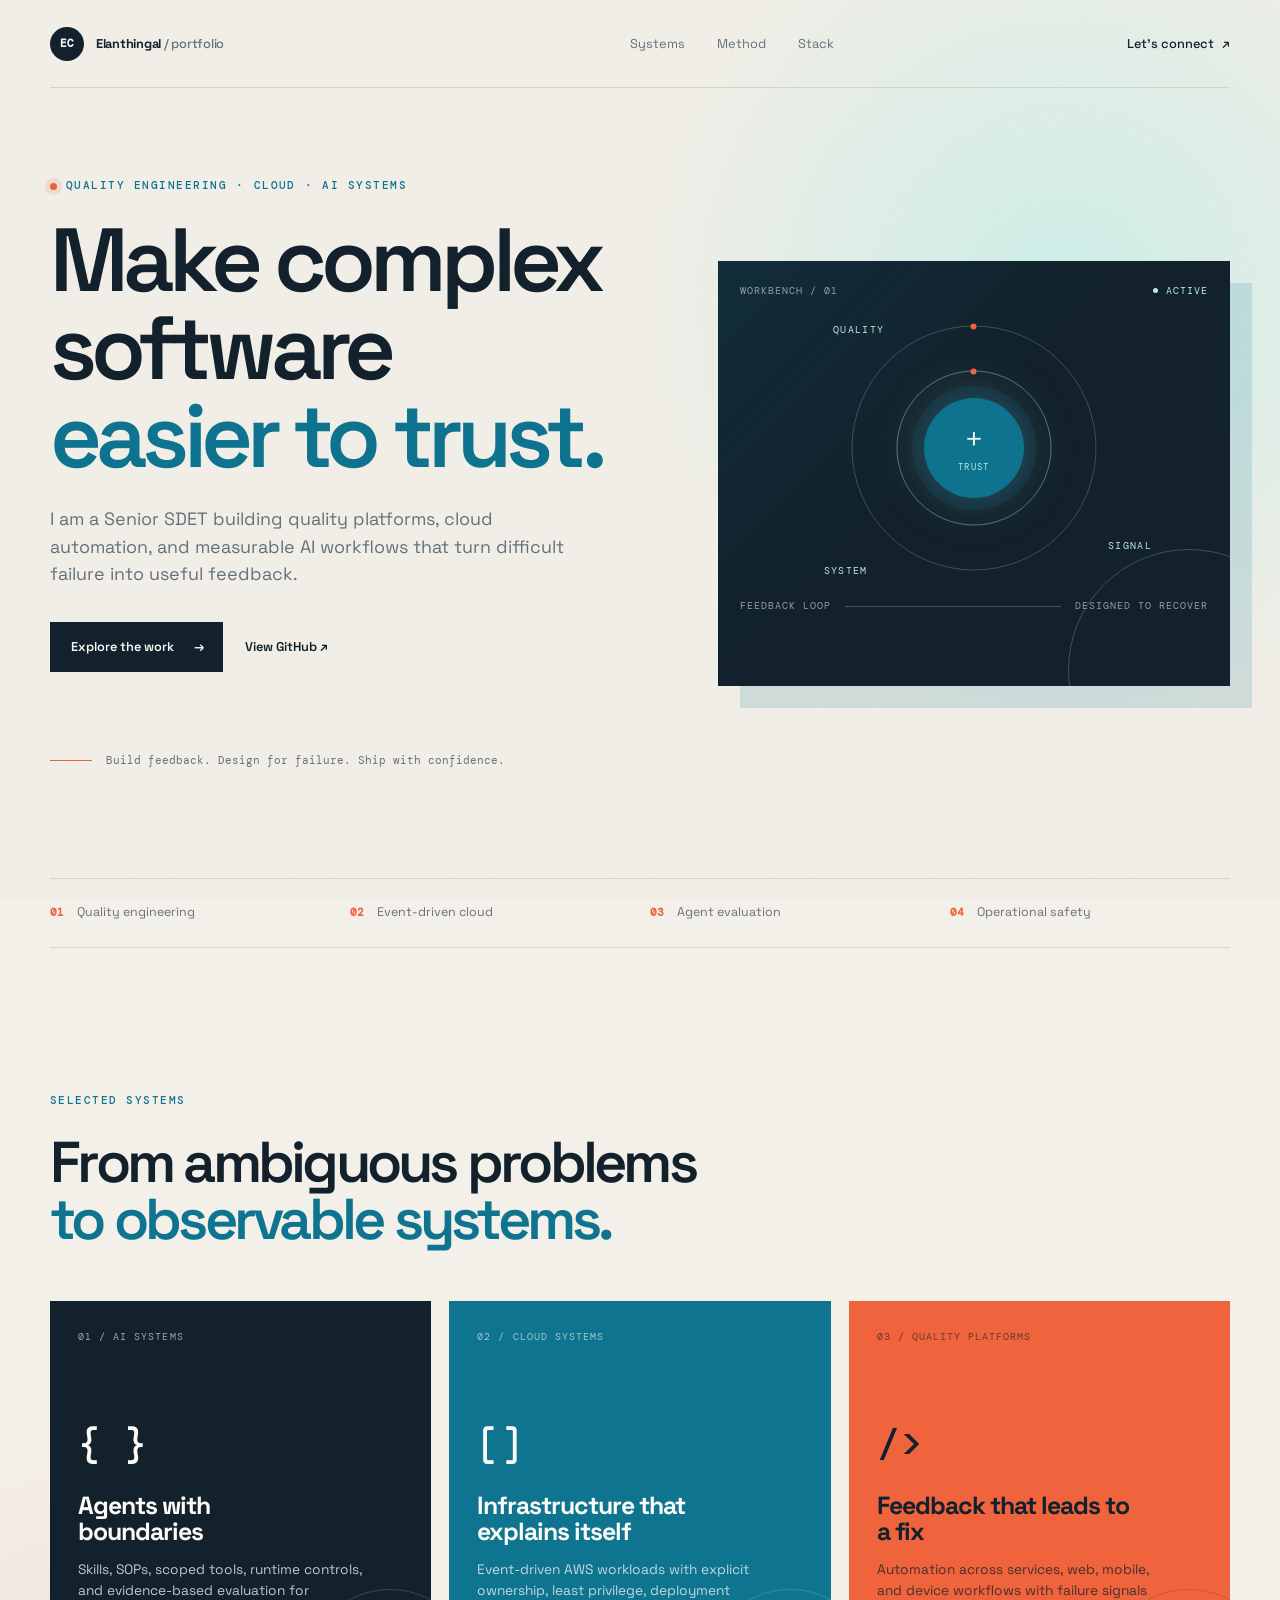
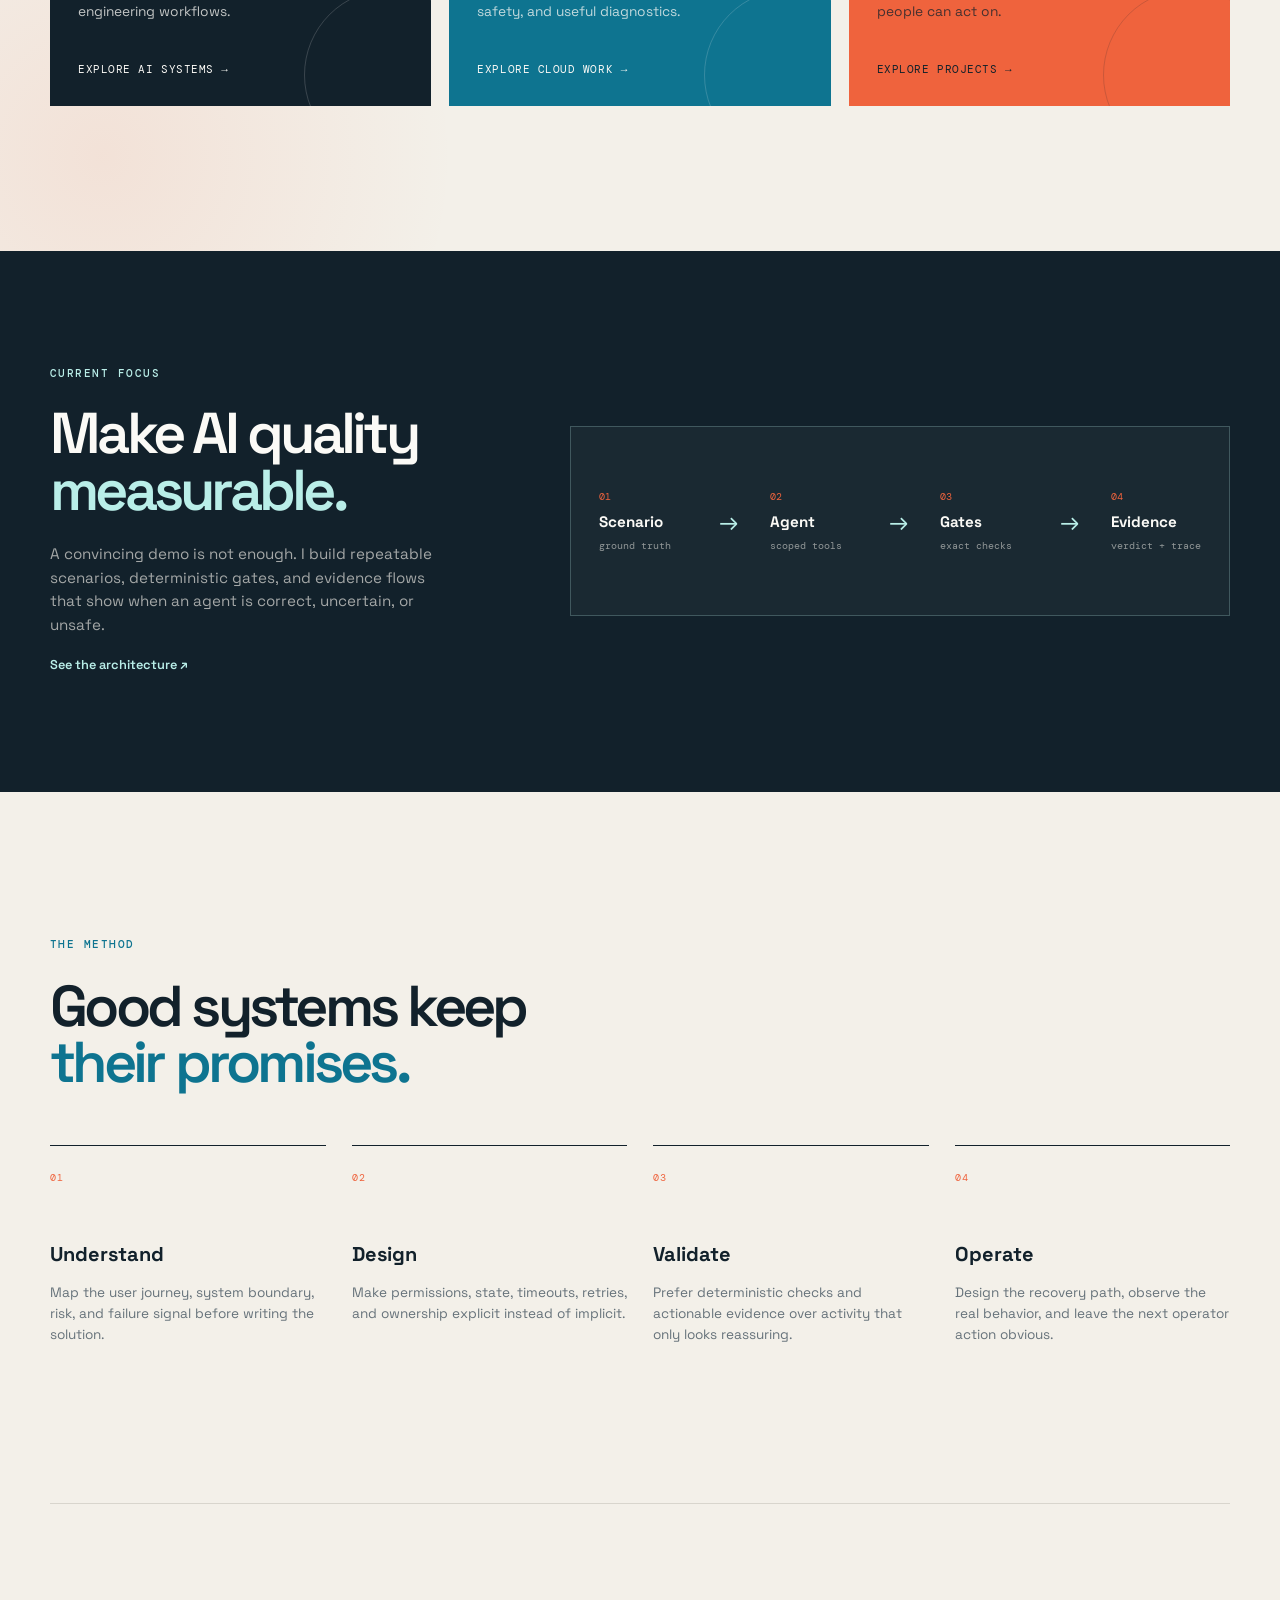
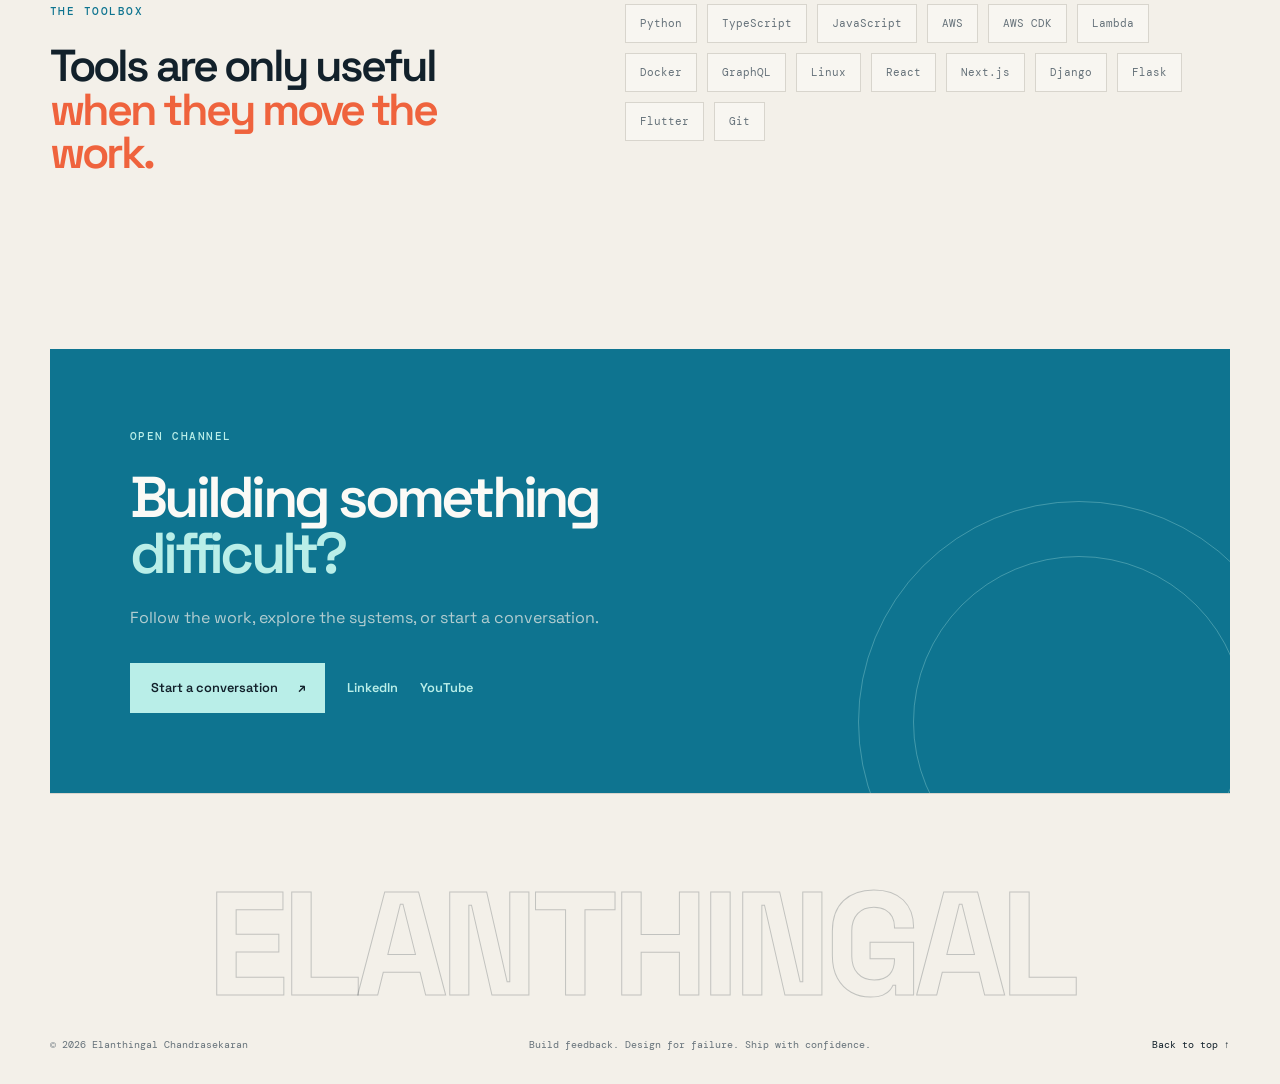
<file: index.html>
<!doctype html>
<html lang="en">
  <head>
    <meta charset="utf-8">
    <meta name="viewport" content="width=device-width, initial-scale=1">
    <meta name="description" content="Elanthingal Chandrasekaran builds quality engineering platforms, cloud automation, and measurable AI systems.">
    <meta name="theme-color" content="#f3f0e9">
    <meta property="og:type" content="website">
    <meta property="og:title" content="Elanthingal Chandrasekaran | Engineering Systems">
    <meta property="og:description" content="Quality engineering platforms, cloud automation, and measurable AI systems.">
    <meta property="og:url" content="https://elanthingal.github.io/">
    <meta name="twitter:card" content="summary">
    <title>Elanthingal Chandrasekaran | Engineering Systems</title>
    <link rel="icon" href="data:image/svg+xml,%3Csvg xmlns='http://www.w3.org/2000/svg' viewBox='0 0 32 32'%3E%3Ccircle cx='16' cy='16' r='16' fill='%2312212b'/%3E%3Ctext x='16' y='21' text-anchor='middle' font-family='monospace' font-size='12' fill='%23fbfaf6'%3EEC%3C/text%3E%3C/svg%3E">
    <link rel="preconnect" href="https://fonts.googleapis.com">
    <link rel="preconnect" href="https://fonts.gstatic.com" crossorigin>
    <link rel="stylesheet" href="https://fonts.googleapis.com/css2?family=DM+Mono:wght@400;500&amp;family=Space+Grotesk:wght@400;500;600;700&amp;display=swap">
    <link rel="stylesheet" href="styles.css">
  </head>
  <body>
    <a class="skip-link" href="#top">Skip to content</a>
    <div class="page-shell">
      <header class="topbar">
        <a class="brand" href="#top" aria-label="Elanthingal home">
          <span class="brand-mark">EC</span>
          <span>Elanthingal<span class="brand-muted"> / portfolio</span></span>
        </a>
        <nav class="desktop-nav" aria-label="Primary navigation">
          <a href="#systems">Systems</a>
          <a href="#method">Method</a>
          <a href="#stack">Stack</a>
        </nav>
        <a class="top-link" href="https://www.linkedin.com/in/elanthingal-chandrasekaran/">Let's connect <span aria-hidden="true">&#8599;</span></a>
      </header>

      <main id="top">
        <section class="hero section-grid">
          <div class="hero-copy reveal">
            <p class="eyebrow"><span class="pulse-dot"></span> QUALITY ENGINEERING <span>&middot;</span> CLOUD <span>&middot;</span> AI SYSTEMS</p>
            <h1>Make complex software <em>easier to trust.</em></h1>
            <p class="lede">
              I am a Senior SDET building quality platforms, cloud automation,
              and measurable AI workflows that turn difficult failure into
              useful feedback.
            </p>
            <div class="hero-actions">
              <a class="button button-dark" href="#systems">Explore the work <span aria-hidden="true">&rarr;</span></a>
              <a class="text-link" href="https://github.com/Elanthingal">View GitHub <span aria-hidden="true">&#8599;</span></a>
            </div>
            <div class="hero-note">
              <span class="note-rule"></span>
              <span>Build feedback. Design for failure. Ship with confidence.</span>
            </div>
          </div>

          <div class="signal-board reveal reveal-delay" aria-label="Engineering focus visual">
            <div class="board-topline">
              <span>WORKBENCH / 01</span>
              <span class="board-live"><span class="pulse-dot"></span> ACTIVE</span>
            </div>
            <div class="board-core">
              <div class="orbit orbit-large"></div>
              <div class="orbit orbit-small"></div>
              <div class="core-node">
                <span class="core-symbol">+</span>
                <small>TRUST</small>
              </div>
              <span class="orbit-label label-one">QUALITY</span>
              <span class="orbit-label label-two">SIGNAL</span>
              <span class="orbit-label label-three">SYSTEM</span>
            </div>
            <div class="board-footer">
              <span>feedback loop</span>
              <span class="board-line"></span>
              <span>designed to recover</span>
            </div>
          </div>
        </section>

        <section class="signal-strip" aria-label="Primary disciplines">
          <div><strong>01</strong><span>Quality engineering</span></div>
          <div><strong>02</strong><span>Event-driven cloud</span></div>
          <div><strong>03</strong><span>Agent evaluation</span></div>
          <div><strong>04</strong><span>Operational safety</span></div>
        </section>

        <section class="section" id="systems">
          <div class="section-heading reveal">
            <p class="eyebrow">SELECTED SYSTEMS</p>
            <h2>From ambiguous problems<br><em>to observable systems.</em></h2>
          </div>
          <div class="system-grid">
            <a class="system-card system-card-dark reveal" href="ai.html">
              <div class="card-index">01 / AI SYSTEMS</div>
              <div class="card-icon">{ }</div>
              <h3>Agents with boundaries</h3>
              <p>Skills, SOPs, scoped tools, runtime controls, and evidence-based evaluation for engineering workflows.</p>
              <span class="card-link">Explore AI systems <span aria-hidden="true">&rarr;</span></span>
            </a>
            <a class="system-card system-card-teal reveal reveal-delay" href="aws.html">
              <div class="card-index">02 / CLOUD SYSTEMS</div>
              <div class="card-icon">[]</div>
              <h3>Infrastructure that explains itself</h3>
              <p>Event-driven AWS workloads with explicit ownership, least privilege, deployment safety, and useful diagnostics.</p>
              <span class="card-link">Explore cloud work <span aria-hidden="true">&rarr;</span></span>
            </a>
            <a class="system-card system-card-orange reveal reveal-delay-two" href="projects.html">
              <div class="card-index">03 / QUALITY PLATFORMS</div>
              <div class="card-icon">/&gt;</div>
              <h3>Feedback that leads to a fix</h3>
              <p>Automation across services, web, mobile, and device workflows with failure signals people can act on.</p>
              <span class="card-link">Explore projects <span aria-hidden="true">&rarr;</span></span>
            </a>
          </div>
        </section>

        <section class="focus-band">
          <div class="focus-intro reveal">
            <p class="eyebrow">CURRENT FOCUS</p>
            <h2>Make AI quality<br><em>measurable.</em></h2>
            <p>
              A convincing demo is not enough. I build repeatable scenarios,
              deterministic gates, and evidence flows that show when an agent
              is correct, uncertain, or unsafe.
            </p>
            <a class="text-link text-link-light" href="ai.html">See the architecture <span aria-hidden="true">&#8599;</span></a>
          </div>
          <div class="pipeline reveal reveal-delay" aria-label="AI evaluation pipeline">
            <div class="pipeline-step">
              <span class="step-number">01</span>
              <strong>Scenario</strong>
              <small>ground truth</small>
            </div>
            <span class="pipeline-arrow" aria-hidden="true">&rarr;</span>
            <div class="pipeline-step">
              <span class="step-number">02</span>
              <strong>Agent</strong>
              <small>scoped tools</small>
            </div>
            <span class="pipeline-arrow" aria-hidden="true">&rarr;</span>
            <div class="pipeline-step">
              <span class="step-number">03</span>
              <strong>Gates</strong>
              <small>exact checks</small>
            </div>
            <span class="pipeline-arrow" aria-hidden="true">&rarr;</span>
            <div class="pipeline-step">
              <span class="step-number">04</span>
              <strong>Evidence</strong>
              <small>verdict + trace</small>
            </div>
          </div>
        </section>

        <section class="section method-section" id="method">
          <div class="section-heading reveal">
            <p class="eyebrow">THE METHOD</p>
            <h2>Good systems keep<br><em>their promises.</em></h2>
          </div>
          <div class="method-grid">
            <div class="method-item reveal">
              <span class="method-number">01</span>
              <h3>Understand</h3>
              <p>Map the user journey, system boundary, risk, and failure signal before writing the solution.</p>
            </div>
            <div class="method-item reveal reveal-delay">
              <span class="method-number">02</span>
              <h3>Design</h3>
              <p>Make permissions, state, timeouts, retries, and ownership explicit instead of implicit.</p>
            </div>
            <div class="method-item reveal reveal-delay-two">
              <span class="method-number">03</span>
              <h3>Validate</h3>
              <p>Prefer deterministic checks and actionable evidence over activity that only looks reassuring.</p>
            </div>
            <div class="method-item reveal reveal-delay">
              <span class="method-number">04</span>
              <h3>Operate</h3>
              <p>Design the recovery path, observe the real behavior, and leave the next operator action obvious.</p>
            </div>
          </div>
        </section>

        <section class="stack-section" id="stack">
          <div class="stack-heading">
            <p class="eyebrow">THE TOOLBOX</p>
            <h2>Tools are only useful<br><em>when they move the work.</em></h2>
          </div>
          <div class="stack-list" aria-label="Technology stack">
            <span>Python</span>
            <span>TypeScript</span>
            <span>JavaScript</span>
            <span>AWS</span>
            <span>AWS CDK</span>
            <span>Lambda</span>
            <span>Docker</span>
            <span>GraphQL</span>
            <span>Linux</span>
            <span>React</span>
            <span>Next.js</span>
            <span>Django</span>
            <span>Flask</span>
            <span>Flutter</span>
            <span>Git</span>
          </div>
        </section>

        <section class="contact-panel reveal">
          <p class="eyebrow">OPEN CHANNEL</p>
          <h2>Building something<br><em>difficult?</em></h2>
          <p>Follow the work, explore the systems, or start a conversation.</p>
          <div class="contact-actions">
          <a class="button button-light" href="https://www.linkedin.com/in/elanthingal-chandrasekaran/">Start a conversation <span aria-hidden="true">&#8599;</span></a>
            <a class="text-link text-link-light" href="https://www.linkedin.com/in/elanthingal-chandrasekaran/">LinkedIn</a>
            <a class="text-link text-link-light" href="https://www.youtube.com/@elanthingalc">YouTube</a>
          </div>
        </section>
      </main>

      <span class="footer-wordmark" aria-hidden="true">ELANTHINGAL</span>
      <footer class="footer">
        <span>&copy; 2026 Elanthingal Chandrasekaran</span>
        <span>Build feedback. Design for failure. Ship with confidence.</span>
        <a href="#top">Back to top &uarr;</a>
      </footer>
    </div>
    <script>
      (function () {
        if (window.matchMedia("(prefers-reduced-motion: reduce)").matches || !("IntersectionObserver" in window)) return;
        document.documentElement.classList.add("js");
        var observer = new IntersectionObserver(function (entries) {
          entries.forEach(function (entry) {
            if (entry.isIntersecting) {
              entry.target.classList.add("is-visible");
              observer.unobserve(entry.target);
            }
          });
        }, { threshold: 0.12, rootMargin: "0px 0px -40px 0px" });
        document.querySelectorAll(".reveal").forEach(function (el) { observer.observe(el); });
      })();
    </script>
  </body>
</html>
</file>
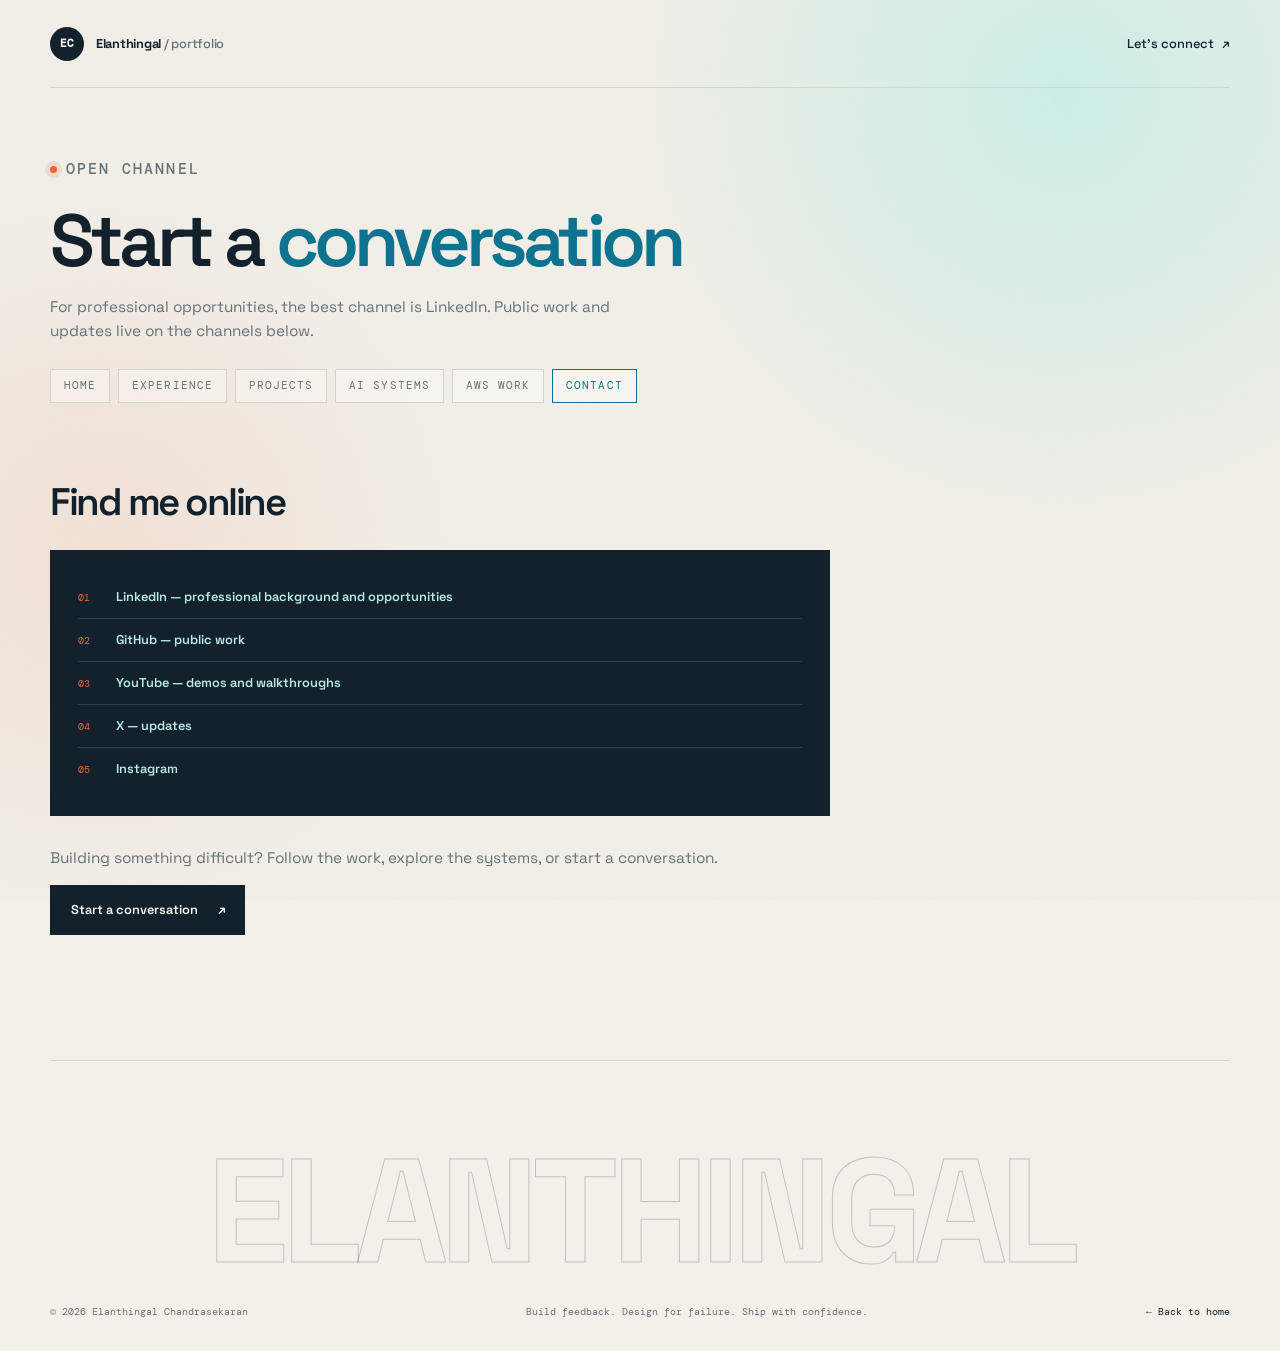
<file: contact.html>
<!doctype html>
<html lang="en">
  <head>
    <meta charset="utf-8">
    <meta name="viewport" content="width=device-width, initial-scale=1">
    <meta name="description" content="Contact Elanthingal Chandrasekaran — LinkedIn, GitHub, YouTube, X, and Instagram.">
    <meta name="theme-color" content="#f3f0e9">
    <title>Contact | Elanthingal Chandrasekaran</title>
    <link rel="icon" href="data:image/svg+xml,%3Csvg xmlns='http://www.w3.org/2000/svg' viewBox='0 0 32 32'%3E%3Ccircle cx='16' cy='16' r='16' fill='%2312212b'/%3E%3Ctext x='16' y='21' text-anchor='middle' font-family='monospace' font-size='12' fill='%23fbfaf6'%3EEC%3C/text%3E%3C/svg%3E">
    <link rel="preconnect" href="https://fonts.googleapis.com">
    <link rel="preconnect" href="https://fonts.gstatic.com" crossorigin>
    <link rel="stylesheet" href="https://fonts.googleapis.com/css2?family=DM+Mono:wght@400;500&amp;family=Space+Grotesk:wght@400;500;600;700&amp;display=swap">
    <link rel="stylesheet" href="styles.css">
  </head>
  <body>
    <a class="skip-link" href="#top">Skip to content</a>
    <div class="page-shell">
      <header class="topbar">
        <a class="brand" href="index.html" aria-label="Elanthingal home">
          <span class="brand-mark">EC</span>
          <span>Elanthingal<span class="brand-muted"> / portfolio</span></span>
        </a>
        <a class="top-link" href="https://www.linkedin.com/in/elanthingal-chandrasekaran/">Let's connect <span aria-hidden="true">&#8599;</span></a>
      </header>

      <main id="top" class="subpage">
        <div class="subpage-header">
          <p class="eyebrow"><span class="pulse-dot"></span> OPEN CHANNEL</p>
          <h1>Start a <em>conversation</em></h1>
          <p class="subpage-lede">
            For professional opportunities, the best channel is LinkedIn.
            Public work and updates live on the channels below.
          </p>
          <nav class="subpage-nav" aria-label="Portfolio pages">
            <a href="index.html">Home</a>
            <a href="experience.html">Experience</a>
            <a href="projects.html">Projects</a>
            <a href="ai.html">AI systems</a>
            <a href="aws.html">AWS work</a>
            <a href="contact.html" aria-current="page">Contact</a>
          </nav>
        </div>

        <h2>Find me online</h2>
        <div class="subpage-flow" aria-label="Contact channels">
          <div><span class="step-number">01</span><a class="text-link text-link-light" href="https://www.linkedin.com/in/elanthingal-chandrasekaran/">LinkedIn — professional background and opportunities</a></div>
          <div><span class="step-number">02</span><a class="text-link text-link-light" href="https://github.com/Elanthingal">GitHub — public work</a></div>
          <div><span class="step-number">03</span><a class="text-link text-link-light" href="https://www.youtube.com/@elanthingalc">YouTube — demos and walkthroughs</a></div>
          <div><span class="step-number">04</span><a class="text-link text-link-light" href="https://x.com/elanthingal">X — updates</a></div>
          <div><span class="step-number">05</span><a class="text-link text-link-light" href="https://www.instagram.com/elanthingal">Instagram</a></div>
        </div>

        <p>
          Building something difficult? Follow the work, explore the systems,
          or start a conversation.
        </p>
        <p>
          <a class="button button-dark" href="https://www.linkedin.com/in/elanthingal-chandrasekaran/">Start a conversation <span aria-hidden="true">&#8599;</span></a>
        </p>
      </main>

      <span class="footer-wordmark" aria-hidden="true">ELANTHINGAL</span>
      <footer class="footer">
        <span>&copy; 2026 Elanthingal Chandrasekaran</span>
        <span>Build feedback. Design for failure. Ship with confidence.</span>
        <a href="index.html">&larr; Back to home</a>
      </footer>
    </div>
  </body>
</html>
</file>
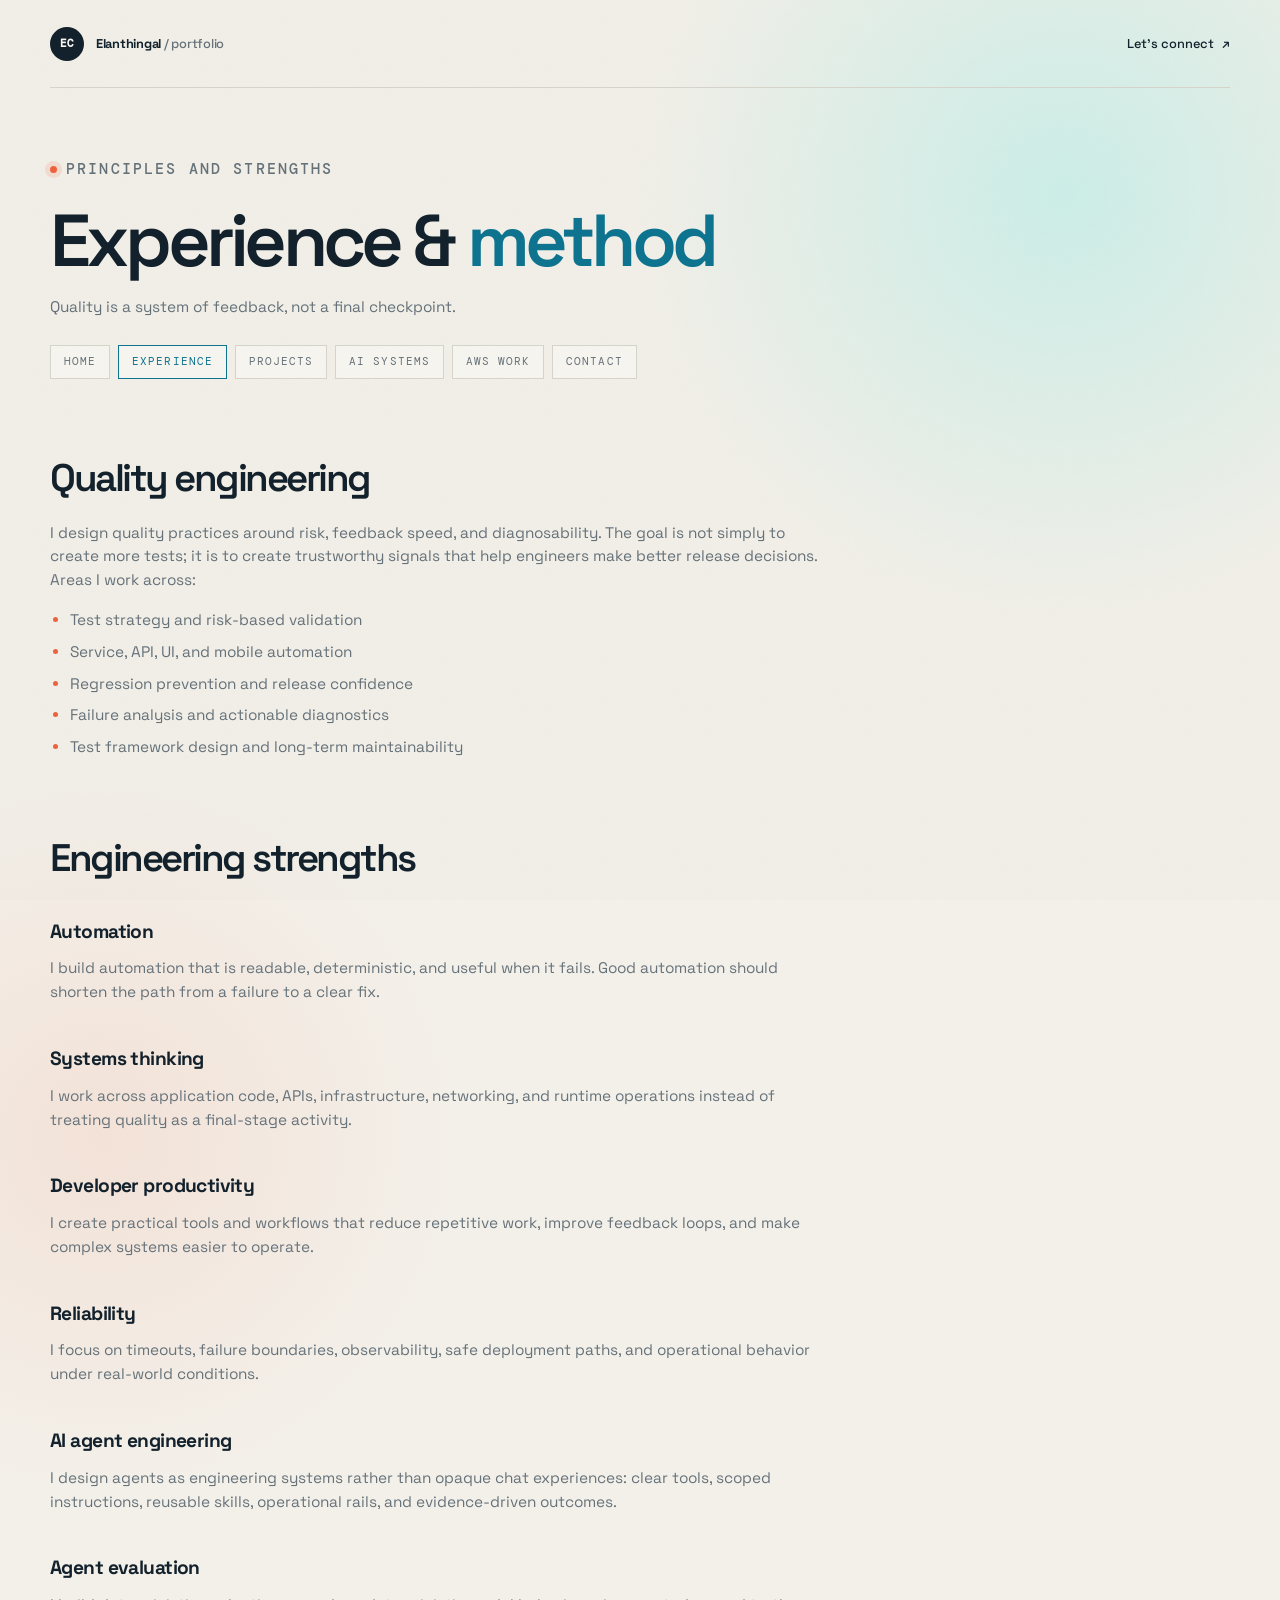
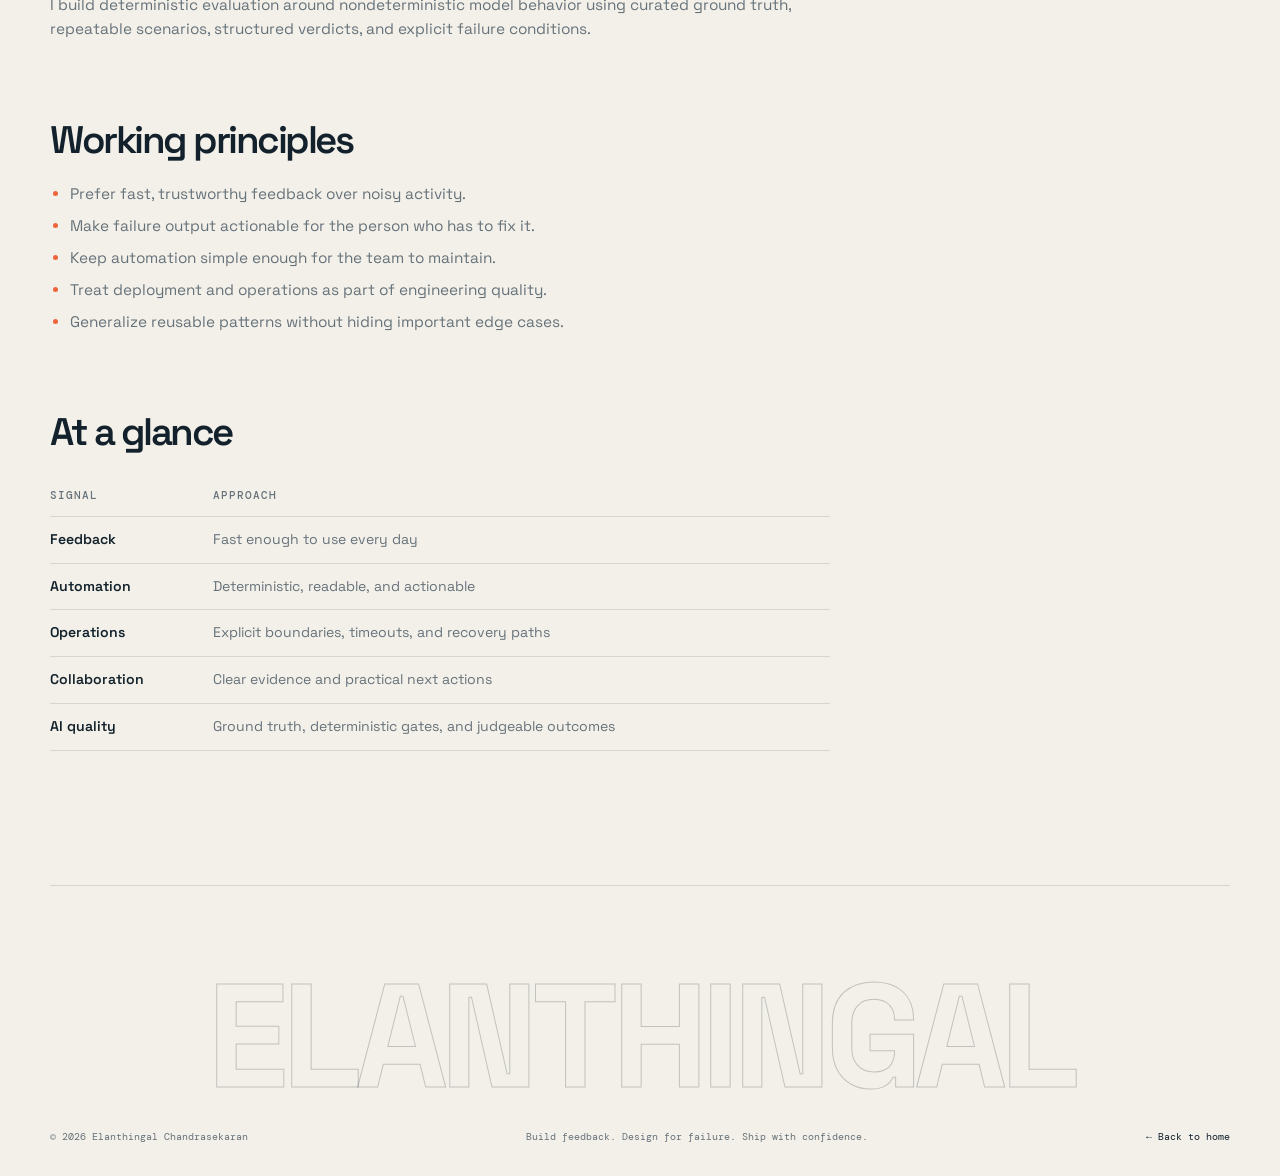
<file: experience.html>
<!doctype html>
<html lang="en">
  <head>
    <meta charset="utf-8">
    <meta name="viewport" content="width=device-width, initial-scale=1">
    <meta name="description" content="Experience and engineering principles of Elanthingal Chandrasekaran, Senior SDET.">
    <meta name="theme-color" content="#f3f0e9">
    <title>Experience | Elanthingal Chandrasekaran</title>
    <link rel="icon" href="data:image/svg+xml,%3Csvg xmlns='http://www.w3.org/2000/svg' viewBox='0 0 32 32'%3E%3Ccircle cx='16' cy='16' r='16' fill='%2312212b'/%3E%3Ctext x='16' y='21' text-anchor='middle' font-family='monospace' font-size='12' fill='%23fbfaf6'%3EEC%3C/text%3E%3C/svg%3E">
    <link rel="preconnect" href="https://fonts.googleapis.com">
    <link rel="preconnect" href="https://fonts.gstatic.com" crossorigin>
    <link rel="stylesheet" href="https://fonts.googleapis.com/css2?family=DM+Mono:wght@400;500&amp;family=Space+Grotesk:wght@400;500;600;700&amp;display=swap">
    <link rel="stylesheet" href="styles.css">
  </head>
  <body>
    <a class="skip-link" href="#top">Skip to content</a>
    <div class="page-shell">
      <header class="topbar">
        <a class="brand" href="index.html" aria-label="Elanthingal home">
          <span class="brand-mark">EC</span>
          <span>Elanthingal<span class="brand-muted"> / portfolio</span></span>
        </a>
        <a class="top-link" href="https://www.linkedin.com/in/elanthingal-chandrasekaran/">Let's connect <span aria-hidden="true">&#8599;</span></a>
      </header>

      <main id="top" class="subpage">
        <div class="subpage-header">
          <p class="eyebrow"><span class="pulse-dot"></span> PRINCIPLES AND STRENGTHS</p>
          <h1>Experience &amp; <em>method</em></h1>
          <p class="subpage-lede">Quality is a system of feedback, not a final checkpoint.</p>
          <nav class="subpage-nav" aria-label="Portfolio pages">
            <a href="index.html">Home</a>
            <a href="experience.html" aria-current="page">Experience</a>
            <a href="projects.html">Projects</a>
            <a href="ai.html">AI systems</a>
            <a href="aws.html">AWS work</a>
            <a href="contact.html">Contact</a>
          </nav>
        </div>

        <h2>Quality engineering</h2>
        <p>
          I design quality practices around risk, feedback speed, and
          diagnosability. The goal is not simply to create more tests; it is to
          create trustworthy signals that help engineers make better release
          decisions. Areas I work across:
        </p>
        <ul>
          <li>Test strategy and risk-based validation</li>
          <li>Service, API, UI, and mobile automation</li>
          <li>Regression prevention and release confidence</li>
          <li>Failure analysis and actionable diagnostics</li>
          <li>Test framework design and long-term maintainability</li>
        </ul>

        <h2>Engineering strengths</h2>
        <h3>Automation</h3>
        <p>I build automation that is readable, deterministic, and useful when it fails. Good automation should shorten the path from a failure to a clear fix.</p>
        <h3>Systems thinking</h3>
        <p>I work across application code, APIs, infrastructure, networking, and runtime operations instead of treating quality as a final-stage activity.</p>
        <h3>Developer productivity</h3>
        <p>I create practical tools and workflows that reduce repetitive work, improve feedback loops, and make complex systems easier to operate.</p>
        <h3>Reliability</h3>
        <p>I focus on timeouts, failure boundaries, observability, safe deployment paths, and operational behavior under real-world conditions.</p>
        <h3>AI agent engineering</h3>
        <p>I design agents as engineering systems rather than opaque chat experiences: clear tools, scoped instructions, reusable skills, operational rails, and evidence-driven outcomes.</p>
        <h3>Agent evaluation</h3>
        <p>I build deterministic evaluation around nondeterministic model behavior using curated ground truth, repeatable scenarios, structured verdicts, and explicit failure conditions.</p>

        <h2>Working principles</h2>
        <ul>
          <li>Prefer fast, trustworthy feedback over noisy activity.</li>
          <li>Make failure output actionable for the person who has to fix it.</li>
          <li>Keep automation simple enough for the team to maintain.</li>
          <li>Treat deployment and operations as part of engineering quality.</li>
          <li>Generalize reusable patterns without hiding important edge cases.</li>
        </ul>

        <h2>At a glance</h2>
        <table>
          <tr><th>Signal</th><th>Approach</th></tr>
          <tr><td>Feedback</td><td>Fast enough to use every day</td></tr>
          <tr><td>Automation</td><td>Deterministic, readable, and actionable</td></tr>
          <tr><td>Operations</td><td>Explicit boundaries, timeouts, and recovery paths</td></tr>
          <tr><td>Collaboration</td><td>Clear evidence and practical next actions</td></tr>
          <tr><td>AI quality</td><td>Ground truth, deterministic gates, and judgeable outcomes</td></tr>
        </table>
      </main>

      <span class="footer-wordmark" aria-hidden="true">ELANTHINGAL</span>
      <footer class="footer">
        <span>&copy; 2026 Elanthingal Chandrasekaran</span>
        <span>Build feedback. Design for failure. Ship with confidence.</span>
        <a href="index.html">&larr; Back to home</a>
      </footer>
    </div>
  </body>
</html>
</file>
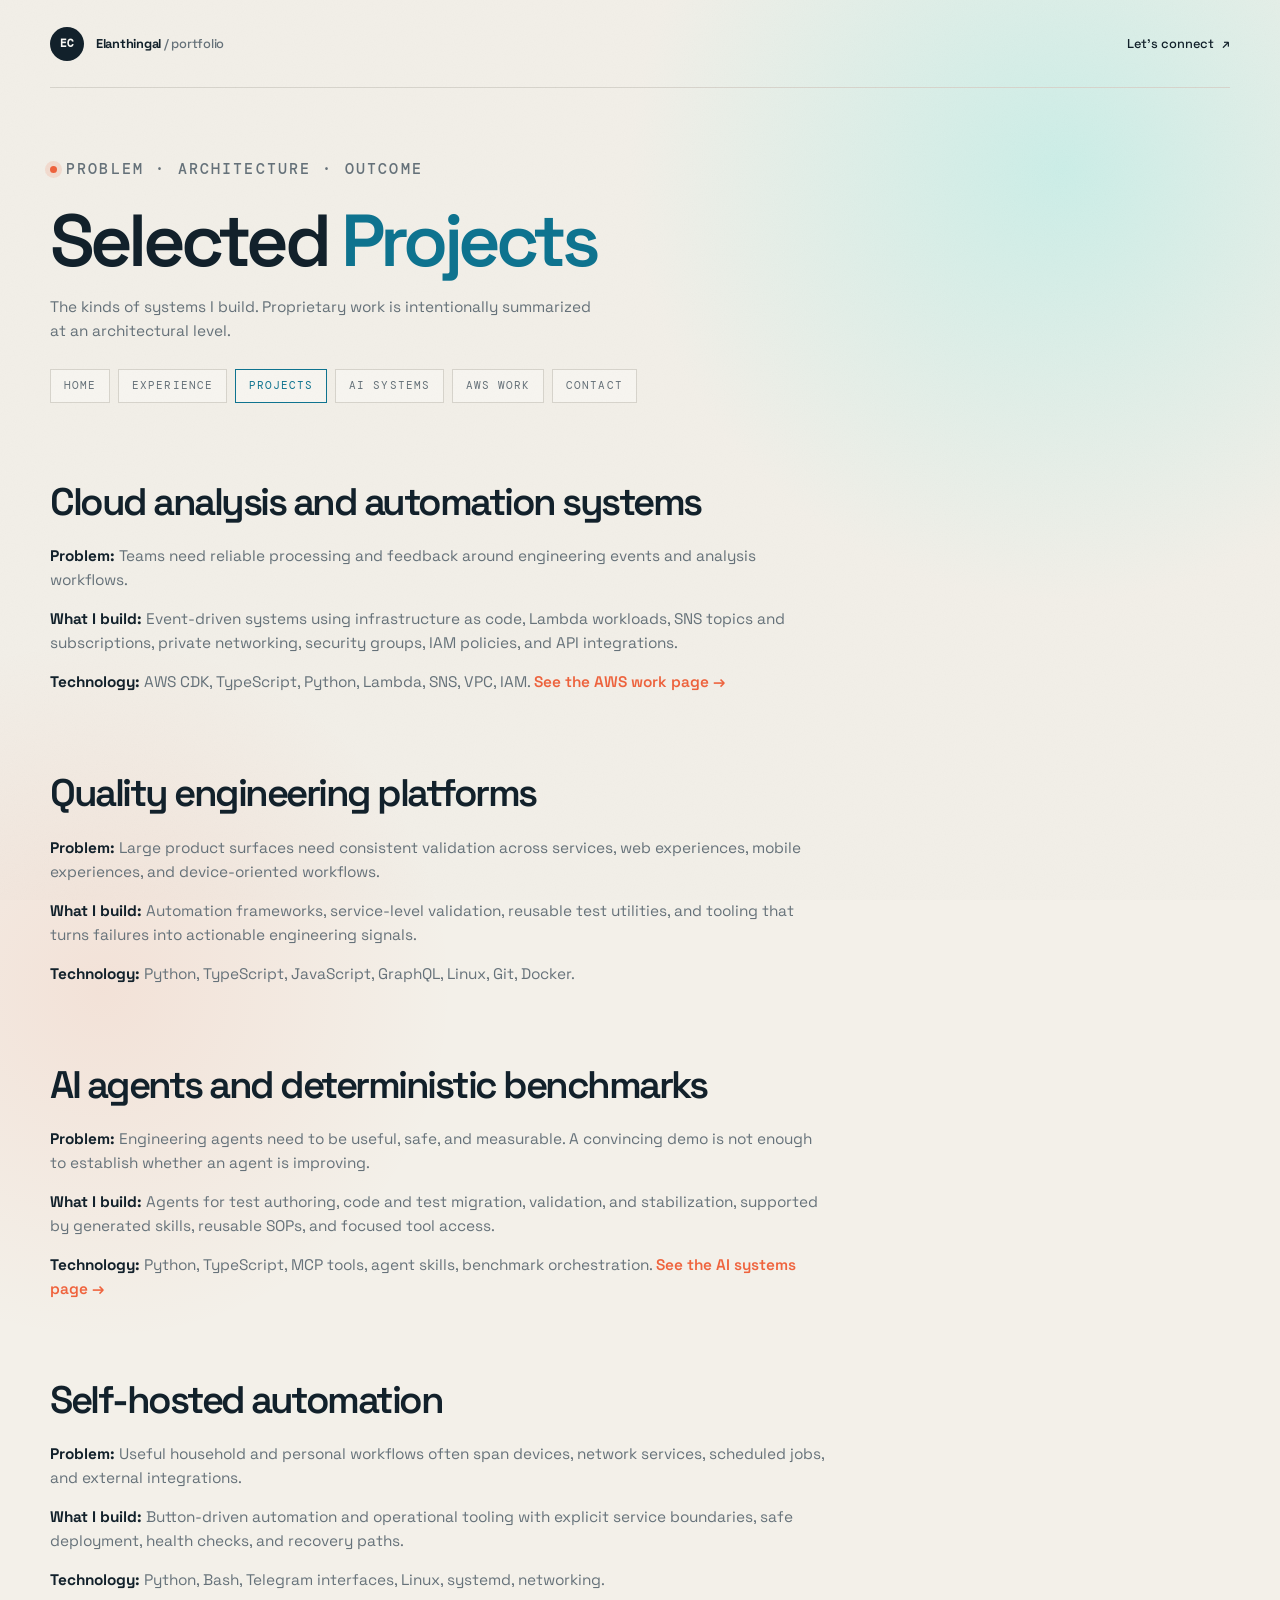
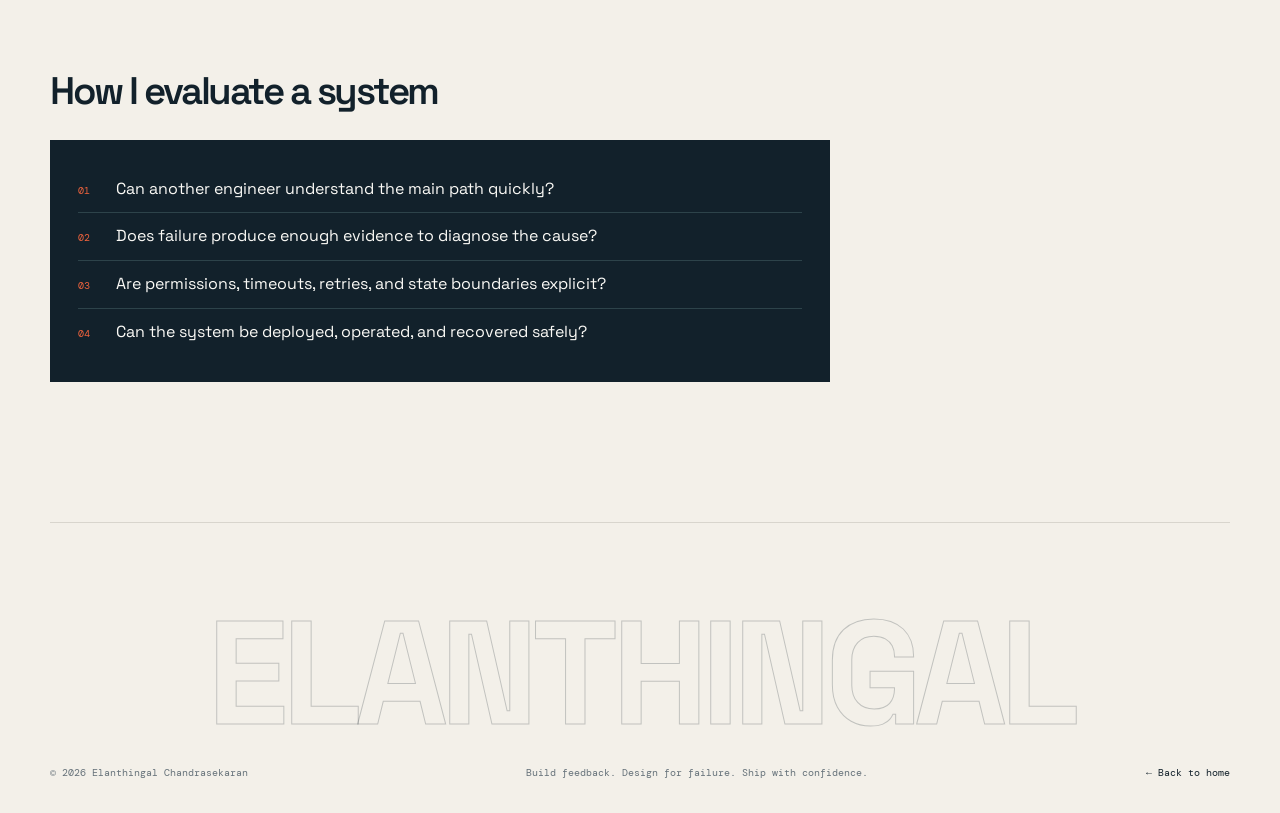
<file: projects.html>
<!doctype html>
<html lang="en">
  <head>
    <meta charset="utf-8">
    <meta name="viewport" content="width=device-width, initial-scale=1">
    <meta name="description" content="Projects by Elanthingal Chandrasekaran: cloud automation, quality platforms, AI agents, and self-hosted systems.">
    <meta name="theme-color" content="#f3f0e9">
    <title>Projects | Elanthingal Chandrasekaran</title>
    <link rel="icon" href="data:image/svg+xml,%3Csvg xmlns='http://www.w3.org/2000/svg' viewBox='0 0 32 32'%3E%3Ccircle cx='16' cy='16' r='16' fill='%2312212b'/%3E%3Ctext x='16' y='21' text-anchor='middle' font-family='monospace' font-size='12' fill='%23fbfaf6'%3EEC%3C/text%3E%3C/svg%3E">
    <link rel="preconnect" href="https://fonts.googleapis.com">
    <link rel="preconnect" href="https://fonts.gstatic.com" crossorigin>
    <link rel="stylesheet" href="https://fonts.googleapis.com/css2?family=DM+Mono:wght@400;500&amp;family=Space+Grotesk:wght@400;500;600;700&amp;display=swap">
    <link rel="stylesheet" href="styles.css">
  </head>
  <body>
    <a class="skip-link" href="#top">Skip to content</a>
    <div class="page-shell">
      <header class="topbar">
        <a class="brand" href="index.html" aria-label="Elanthingal home">
          <span class="brand-mark">EC</span>
          <span>Elanthingal<span class="brand-muted"> / portfolio</span></span>
        </a>
        <a class="top-link" href="https://www.linkedin.com/in/elanthingal-chandrasekaran/">Let's connect <span aria-hidden="true">&#8599;</span></a>
      </header>

      <main id="top" class="subpage">
        <div class="subpage-header">
          <p class="eyebrow"><span class="pulse-dot"></span> PROBLEM &middot; ARCHITECTURE &middot; OUTCOME</p>
          <h1>Selected <em>Projects</em></h1>
          <p class="subpage-lede">
            The kinds of systems I build. Proprietary work is intentionally
            summarized at an architectural level.
          </p>
          <nav class="subpage-nav" aria-label="Portfolio pages">
            <a href="index.html">Home</a>
            <a href="experience.html">Experience</a>
            <a href="projects.html" aria-current="page">Projects</a>
            <a href="ai.html">AI systems</a>
            <a href="aws.html">AWS work</a>
            <a href="contact.html">Contact</a>
          </nav>
        </div>

        <h2>Cloud analysis and automation systems</h2>
        <p><strong>Problem:</strong> Teams need reliable processing and feedback around engineering events and analysis workflows.</p>
        <p><strong>What I build:</strong> Event-driven systems using infrastructure as code, Lambda workloads, SNS topics and subscriptions, private networking, security groups, IAM policies, and API integrations.</p>
        <p><strong>Technology:</strong> AWS CDK, TypeScript, Python, Lambda, SNS, VPC, IAM. <a href="aws.html">See the AWS work page &rarr;</a></p>

        <h2>Quality engineering platforms</h2>
        <p><strong>Problem:</strong> Large product surfaces need consistent validation across services, web experiences, mobile experiences, and device-oriented workflows.</p>
        <p><strong>What I build:</strong> Automation frameworks, service-level validation, reusable test utilities, and tooling that turns failures into actionable engineering signals.</p>
        <p><strong>Technology:</strong> Python, TypeScript, JavaScript, GraphQL, Linux, Git, Docker.</p>

        <h2>AI agents and deterministic benchmarks</h2>
        <p><strong>Problem:</strong> Engineering agents need to be useful, safe, and measurable. A convincing demo is not enough to establish whether an agent is improving.</p>
        <p><strong>What I build:</strong> Agents for test authoring, code and test migration, validation, and stabilization, supported by generated skills, reusable SOPs, and focused tool access.</p>
        <p><strong>Technology:</strong> Python, TypeScript, MCP tools, agent skills, benchmark orchestration. <a href="ai.html">See the AI systems page &rarr;</a></p>

        <h2>Self-hosted automation</h2>
        <p><strong>Problem:</strong> Useful household and personal workflows often span devices, network services, scheduled jobs, and external integrations.</p>
        <p><strong>What I build:</strong> Button-driven automation and operational tooling with explicit service boundaries, safe deployment, health checks, and recovery paths.</p>
        <p><strong>Technology:</strong> Python, Bash, Telegram interfaces, Linux, systemd, networking.</p>

        <h2>How I evaluate a system</h2>
        <div class="subpage-flow" aria-label="Evaluation questions">
          <div><span class="step-number">01</span><span>Can another engineer understand the main path quickly?</span></div>
          <div><span class="step-number">02</span><span>Does failure produce enough evidence to diagnose the cause?</span></div>
          <div><span class="step-number">03</span><span>Are permissions, timeouts, retries, and state boundaries explicit?</span></div>
          <div><span class="step-number">04</span><span>Can the system be deployed, operated, and recovered safely?</span></div>
        </div>
      </main>

      <span class="footer-wordmark" aria-hidden="true">ELANTHINGAL</span>
      <footer class="footer">
        <span>&copy; 2026 Elanthingal Chandrasekaran</span>
        <span>Build feedback. Design for failure. Ship with confidence.</span>
        <a href="index.html">&larr; Back to home</a>
      </footer>
    </div>
  </body>
</html>
</file>
<file: styles.css>
:root {
  --paper: #f3f0e9;
  --paper-light: #fbfaf6;
  --ink: #12212b;
  --muted: #66727a;
  --line: #d8d5cd;
  --teal: #0e7490;
  --teal-light: #b9eee8;
  --orange: #ef633d;
  --dark: #12212b;
  --mono: "DM Mono", "SFMono-Regular", Consolas, monospace;
  --sans: "Space Grotesk", "Avenir Next", "Segoe UI", sans-serif;
}

* {
  box-sizing: border-box;
}

html {
  scroll-behavior: smooth;
}

::selection {
  color: var(--paper-light);
  background: var(--teal);
}

body {
  margin: 0;
  overflow-x: clip;
  color: var(--ink);
  background:
    radial-gradient(circle at 83% 7%, rgba(185, 238, 232, .65), transparent 27rem),
    radial-gradient(circle at 8% 41%, rgba(239, 99, 61, .10), transparent 22rem),
    var(--paper);
  font-family: var(--sans);
  line-height: 1.55;
}

body::before {
  position: fixed;
  inset: 0;
  z-index: 5;
  content: "";
  pointer-events: none;
  opacity: .28;
  mix-blend-mode: multiply;
  background-image: url("data:image/svg+xml,%3Csvg xmlns='http://www.w3.org/2000/svg' width='160' height='160'%3E%3Cfilter id='n'%3E%3CfeTurbulence type='fractalNoise' baseFrequency='.9' numOctaves='2'/%3E%3CfeColorMatrix values='0 0 0 0 0 0 0 0 0 0 0 0 0 0 0 0 0 0 .05 0'/%3E%3C/filter%3E%3Crect width='160' height='160' filter='url(%23n)'/%3E%3C/svg%3E");
}

a {
  color: inherit;
  text-decoration: none;
}

/* Content links (no utility class) pick up the accent so they read as links */
main p a:not([class]),
main li a:not([class]),
main td a:not([class]) {
  color: var(--orange);
  font-weight: 600;
  transition: color .2s ease;
}

main p a:not([class]):hover,
main li a:not([class]):hover,
main td a:not([class]):hover {
  color: var(--teal);
  text-decoration: underline;
  text-underline-offset: 3px;
}

:focus-visible {
  outline: 2px solid var(--teal);
  outline-offset: 3px;
}

.skip-link {
  position: absolute;
  top: -100%;
  left: 16px;
  z-index: 10;
  padding: 10px 16px;
  color: var(--paper-light);
  background: var(--ink);
  font-size: .8rem;
  font-weight: 600;
}

.skip-link:focus {
  top: 8px;
}

.page-shell {
  width: min(1180px, calc(100% - 48px));
  margin: 0 auto;
}

.topbar {
  display: flex;
  align-items: center;
  justify-content: space-between;
  min-height: 88px;
  border-bottom: 1px solid var(--line);
  font-size: .8rem;
}

.brand,
.top-link,
.desktop-nav {
  display: flex;
  align-items: center;
}

.brand {
  gap: 12px;
  font-weight: 700;
  letter-spacing: -.02em;
}

.brand-mark {
  display: grid;
  width: 34px;
  height: 34px;
  place-items: center;
  color: var(--paper-light);
  background: var(--ink);
  border-radius: 50%;
  font-family: var(--mono);
  font-size: .68rem;
}

.brand-muted,
.top-link {
  color: var(--muted);
  font-weight: 500;
}

.desktop-nav {
  gap: 32px;
  margin-left: 7rem;
  color: var(--muted);
}

.desktop-nav a {
  position: relative;
  padding: 4px 0;
}

.desktop-nav a::after {
  position: absolute;
  right: 0;
  bottom: 0;
  left: 0;
  height: 1px;
  background: var(--orange);
  content: "";
  transform: scaleX(0);
  transform-origin: right;
  transition: transform .3s ease;
}

.desktop-nav a:hover::after {
  transform: scaleX(1);
  transform-origin: left;
}

.desktop-nav a,
.top-link,
.text-link,
.card-link,
.footer a {
  transition: color .2s ease, transform .2s ease;
}

.desktop-nav a:hover,
.top-link:hover,
.text-link:hover,
.card-link:hover,
.footer a:hover {
  color: var(--orange);
}

.top-link {
  gap: 8px;
  color: var(--ink);
}

.hero {
  display: grid;
  grid-template-columns: minmax(0, 1.06fr) minmax(360px, .94fr);
  gap: 7vw;
  align-items: center;
  min-height: 650px;
  padding: 90px 0 110px;
}

.eyebrow {
  display: flex;
  align-items: center;
  gap: 9px;
  margin: 0 0 23px;
  color: var(--teal);
  font-family: var(--mono);
  font-size: .66rem;
  font-weight: 500;
  letter-spacing: .14em;
}

.pulse-dot {
  display: inline-block;
  width: 7px;
  height: 7px;
  background: var(--orange);
  border-radius: 50%;
  box-shadow: 0 0 0 5px rgba(239, 99, 61, .14);
  animation: pulse 2.4s ease-in-out infinite;
}

@keyframes pulse {
  0%, 100% { box-shadow: 0 0 0 4px rgba(239, 99, 61, .18); }
  50% { box-shadow: 0 0 0 8px rgba(239, 99, 61, .06); }
}

h1,
h2,
h3,
p {
  margin-top: 0;
}

h1,
h2 {
  margin-bottom: 24px;
  font-weight: 600;
  letter-spacing: -.065em;
  line-height: .98;
}

h1 {
  max-width: 710px;
  font-size: clamp(3.5rem, 7vw, 6.65rem);
}

h2 {
  font-size: clamp(2.45rem, 4.5vw, 4.6rem);
}

h1 em,
h2 em {
  color: var(--teal);
  font-style: normal;
}

.lede {
  max-width: 520px;
  margin-bottom: 34px;
  color: var(--muted);
  font-size: 1.12rem;
}

.hero-actions,
.contact-actions {
  display: flex;
  flex-wrap: wrap;
  align-items: center;
  gap: 22px;
}

.button {
  display: inline-flex;
  align-items: center;
  gap: 20px;
  padding: 14px 18px 14px 20px;
  border: 1px solid transparent;
  font-size: .8rem;
  font-weight: 600;
  transition: transform .2s ease, background .2s ease;
}

.button span[aria-hidden] {
  transition: transform .25s ease;
}

.button:hover span[aria-hidden] {
  transform: translateX(4px);
}

.button:hover {
  transform: translateY(-3px);
}

.button-dark {
  color: var(--paper-light);
  background: var(--ink);
}

.button-dark:hover {
  background: var(--teal);
}

.button-light {
  color: var(--ink);
  background: var(--teal-light);
}

.text-link {
  color: var(--ink);
  font-size: .8rem;
  font-weight: 600;
}

.hero-note {
  display: flex;
  align-items: center;
  gap: 14px;
  margin-top: 80px;
  color: var(--muted);
  font-family: var(--mono);
  font-size: .67rem;
}

.note-rule {
  width: 42px;
  height: 1px;
  background: var(--orange);
}

.signal-board {
  position: relative;
  min-height: 425px;
  padding: 22px;
  overflow: hidden;
  color: var(--paper-light);
  background:
    linear-gradient(135deg, rgba(14, 116, 144, .15), transparent 45%),
    var(--dark);
  box-shadow: 22px 22px 0 rgba(14, 116, 144, .15);
}

.signal-board::after {
  position: absolute;
  right: -80px;
  bottom: -105px;
  width: 240px;
  height: 240px;
  border: 1px solid rgba(185, 238, 232, .24);
  border-radius: 50%;
  content: "";
}

.board-topline,
.board-footer {
  display: flex;
  align-items: center;
  justify-content: space-between;
  color: rgba(243, 240, 233, .6);
  font-family: var(--mono);
  font-size: .63rem;
  letter-spacing: .1em;
  text-transform: uppercase;
}

.board-live {
  display: flex;
  align-items: center;
  gap: 8px;
  color: var(--teal-light);
}

.board-live .pulse-dot {
  width: 5px;
  height: 5px;
  background: var(--teal-light);
  box-shadow: none;
}

.board-core {
  position: relative;
  height: 300px;
}

.orbit {
  position: absolute;
  top: 50%;
  left: 50%;
  border: 1px solid rgba(185, 238, 232, .23);
  border-radius: 50%;
  transform: translate(-50%, -50%);
}

.orbit::before {
  position: absolute;
  top: 0;
  left: 50%;
  width: 6px;
  height: 6px;
  background: var(--orange);
  border-radius: 50%;
  content: "";
  transform: translate(-50%, -50%);
}

.orbit-large {
  width: 245px;
  height: 245px;
  animation: spin 22s linear infinite;
}

.orbit-small {
  width: 155px;
  height: 155px;
  border-color: rgba(185, 238, 232, .4);
  animation: spin-reverse 16s linear infinite;
}

.core-node {
  position: absolute;
  top: 50%;
  left: 50%;
  display: grid;
  width: 100px;
  height: 100px;
  place-content: center;
  text-align: center;
  background: var(--teal);
  border-radius: 50%;
  box-shadow: 0 0 0 12px rgba(14, 116, 144, .17), 0 0 55px rgba(185, 238, 232, .22);
  transform: translate(-50%, -50%);
}

.core-symbol {
  font-size: 2rem;
  font-weight: 300;
  line-height: 1;
}

.core-node small {
  margin-top: 5px;
  color: var(--teal-light);
  font-family: var(--mono);
  font-size: .58rem;
  letter-spacing: .15em;
}

.orbit-label {
  position: absolute;
  color: var(--teal-light);
  font-family: var(--mono);
  font-size: .61rem;
  letter-spacing: .13em;
}

.label-one {
  top: 24px;
  left: 20%;
}

.label-two {
  right: 12%;
  bottom: 45px;
}

.label-three {
  bottom: 20px;
  left: 18%;
}

.board-footer {
  gap: 14px;
}

.board-line {
  flex: 1;
  height: 1px;
  background: rgba(185, 238, 232, .25);
}

.signal-strip {
  display: grid;
  grid-template-columns: repeat(4, 1fr);
  gap: 20px;
  padding: 24px 0;
  border-top: 1px solid var(--line);
  border-bottom: 1px solid var(--line);
}

.signal-strip div {
  display: flex;
  align-items: baseline;
  gap: 13px;
}

.signal-strip strong {
  color: var(--orange);
  font-family: var(--mono);
  font-size: .7rem;
}

.signal-strip span {
  color: var(--muted);
  font-size: .78rem;
}

.section {
  padding: 145px 0;
}

.section-heading {
  margin-bottom: 54px;
}

.section-heading .eyebrow {
  margin-bottom: 25px;
}

.system-grid {
  display: grid;
  grid-template-columns: repeat(3, 1fr);
  gap: 18px;
}

.system-card {
  position: relative;
  display: flex;
  min-height: 405px;
  flex-direction: column;
  padding: 28px;
  overflow: hidden;
  transition: transform .25s ease, box-shadow .25s ease;
}

.system-card:hover {
  box-shadow: 12px 12px 0 rgba(18, 33, 43, .12);
  transform: translateY(-8px);
}

.system-card-dark {
  color: var(--paper-light);
  background: var(--dark);
}

.system-card-teal {
  color: var(--paper-light);
  background: var(--teal);
}

.system-card-orange {
  color: var(--ink);
  background: var(--orange);
}

.system-card::after {
  position: absolute;
  right: -45px;
  bottom: -55px;
  width: 170px;
  height: 170px;
  border: 1px solid currentColor;
  border-radius: 50%;
  content: "";
  opacity: .17;
}

.card-index,
.method-number {
  font-family: var(--mono);
  font-size: .65rem;
  letter-spacing: .1em;
}

.card-index {
  opacity: .62;
}

.card-icon {
  margin: 70px 0 18px;
  font-family: var(--mono);
  font-size: 2.4rem;
  font-weight: 500;
}

.system-card h3 {
  max-width: 260px;
  margin-bottom: 14px;
  font-size: 1.55rem;
  letter-spacing: -.04em;
  line-height: 1.05;
}

.system-card p {
  max-width: 300px;
  margin-bottom: 30px;
  font-size: .86rem;
  opacity: .76;
}

.card-link {
  position: relative;
  z-index: 1;
  margin-top: auto;
  font-family: var(--mono);
  font-size: .68rem;
  letter-spacing: .05em;
  text-transform: uppercase;
}

.focus-band {
  display: grid;
  grid-template-columns: .8fr 1.2fr;
  gap: 80px;
  align-items: center;
  margin: 0 calc(50% - 50vw);
  padding: 115px max(24px, calc((100vw - 1180px) / 2));
  color: var(--paper-light);
  background: var(--dark);
}

.focus-intro .eyebrow {
  color: var(--teal-light);
}

.focus-intro h2 {
  color: var(--paper-light);
}

.focus-intro h2 em {
  color: var(--teal-light);
}

.focus-intro > p:not(.eyebrow) {
  max-width: 400px;
  color: rgba(243, 240, 233, .65);
  font-size: .95rem;
}

.text-link-light {
  color: var(--teal-light);
}

.pipeline {
  display: flex;
  align-items: center;
  justify-content: space-between;
  gap: 14px;
  min-height: 190px;
  padding: 28px;
  border: 1px solid rgba(185, 238, 232, .24);
  background: rgba(255, 255, 255, .035);
}

.pipeline-step {
  display: flex;
  min-width: 88px;
  flex-direction: column;
  gap: 5px;
}

.step-number {
  color: var(--orange);
  font-family: var(--mono);
  font-size: .65rem;
}

.pipeline-step strong {
  font-size: .95rem;
}

.pipeline-step small {
  color: rgba(243, 240, 233, .55);
  font-family: var(--mono);
  font-size: .62rem;
}

.pipeline-arrow {
  color: var(--teal-light);
  font-size: 1.5rem;
}

.method-grid {
  display: grid;
  grid-template-columns: repeat(4, 1fr);
  gap: 26px;
}

.method-item {
  padding-top: 18px;
  border-top: 1px solid var(--ink);
}

.method-number {
  color: var(--orange);
}

.method-item h3 {
  margin: 50px 0 12px;
  font-size: 1.25rem;
}

.method-item p {
  color: var(--muted);
  font-size: .85rem;
}

.stack-section {
  display: grid;
  grid-template-columns: .9fr 1.1fr;
  gap: 80px;
  padding: 100px 0 150px;
  border-top: 1px solid var(--line);
}

.stack-heading h2 {
  font-size: clamp(2rem, 3.5vw, 3.4rem);
}

.stack-heading h2 em {
  color: var(--orange);
}

.stack-list {
  display: flex;
  align-content: flex-start;
  flex-wrap: wrap;
  gap: 10px;
}

.stack-list span {
  padding: 10px 14px;
  border: 1px solid var(--line);
  color: var(--muted);
  background: rgba(255, 255, 255, .35);
  font-family: var(--mono);
  font-size: .68rem;
  transition: color .2s ease, border-color .2s ease, transform .2s ease;
}

.stack-list span:hover {
  border-color: var(--teal);
  color: var(--teal);
  transform: translateY(-3px);
}

.contact-panel {
  position: relative;
  padding: 80px;
  overflow: hidden;
  color: var(--paper-light);
  background:
    linear-gradient(120deg, rgba(14, 116, 144, .9), rgba(14, 116, 144, .55)),
    var(--teal);
}

.contact-panel::after,
.contact-panel::before {
  position: absolute;
  right: -70px;
  bottom: -150px;
  width: 440px;
  height: 440px;
  border: 1px solid rgba(185, 238, 232, .3);
  border-radius: 50%;
  content: "";
}

.contact-panel::before {
  right: -15px;
  bottom: -95px;
  width: 330px;
  height: 330px;
}

.contact-panel .eyebrow {
  color: var(--teal-light);
}

.contact-panel h2 {
  position: relative;
  z-index: 1;
  color: var(--paper-light);
}

.contact-panel h2 em {
  color: var(--teal-light);
}

.contact-panel > p:not(.eyebrow) {
  position: relative;
  z-index: 1;
  color: rgba(243, 240, 233, .72);
}

.contact-actions {
  position: relative;
  z-index: 1;
  margin-top: 33px;
}

/* Content subpages (ai.html, projects.html, ...) */
.subpage {
  max-width: 780px;
  padding: 70px 0 110px;
}

.subpage-header {
  margin-bottom: 60px;
}

.subpage h1 {
  font-size: clamp(2.8rem, 6vw, 4.6rem);
  margin-bottom: 18px;
}

.subpage-lede {
  max-width: 560px;
  color: var(--muted);
  font-size: 1.08rem;
}

.subpage h2 {
  margin-top: 80px;
  font-size: clamp(1.7rem, 3vw, 2.4rem);
}

.subpage h3 {
  margin: 40px 0 10px;
  font-size: 1.2rem;
  letter-spacing: -.03em;
}

.subpage p,
.subpage li {
  color: var(--muted);
  font-size: .96rem;
}

.subpage ul {
  padding-left: 20px;
}

.subpage li {
  margin-bottom: 8px;
}

.subpage li::marker {
  color: var(--orange);
}

.subpage strong {
  color: var(--ink);
}

.subpage table {
  width: 100%;
  margin: 24px 0;
  border-collapse: collapse;
  font-size: .88rem;
}

.subpage th {
  color: var(--ink);
  font-family: var(--mono);
  font-size: .68rem;
  font-weight: 500;
  letter-spacing: .1em;
  text-transform: uppercase;
  text-align: left;
}

.subpage th,
.subpage td {
  padding: 12px 16px 12px 0;
  border-bottom: 1px solid var(--line);
  color: var(--muted);
}

.subpage td:first-child {
  color: var(--ink);
  font-weight: 600;
}

.subpage blockquote {
  margin: 0 0 40px;
  padding-left: 22px;
  border-left: 2px solid var(--orange);
  color: var(--ink);
  font-size: 1.15rem;
  letter-spacing: -.02em;
}

.subpage-flow {
  display: flex;
  flex-direction: column;
  gap: 0;
  margin: 30px 0;
  padding: 26px 28px;
  color: var(--paper-light);
  background: var(--dark);
}

.subpage-flow div {
  display: flex;
  align-items: baseline;
  gap: 16px;
  padding: 11px 0;
}

.subpage-flow div + div {
  border-top: 1px solid rgba(185, 238, 232, .16);
}

.subpage-flow .step-number {
  min-width: 22px;
}

.subpage-flow small {
  color: rgba(243, 240, 233, .55);
  font-family: var(--mono);
  font-size: .64rem;
}

.subpage-nav {
  display: flex;
  flex-wrap: wrap;
  gap: 8px;
  margin-top: 26px;
}

.subpage-nav a {
  padding: 8px 13px;
  border: 1px solid var(--line);
  color: var(--muted);
  background: rgba(255, 255, 255, .35);
  font-family: var(--mono);
  font-size: .66rem;
  letter-spacing: .1em;
  text-transform: uppercase;
  transition: color .2s ease, border-color .2s ease;
}

.subpage-nav a:hover,
.subpage-nav a[aria-current] {
  border-color: var(--teal);
  color: var(--teal);
}

.footer-wordmark {
  display: block;
  padding-top: 90px;
  overflow: hidden;
  border-top: 1px solid var(--line);
  color: rgba(18, 33, 43, .08);
  font-size: clamp(3rem, 11.5vw, 9.5rem);
  font-weight: 700;
  letter-spacing: -.05em;
  line-height: .82;
  text-align: center;
  user-select: none;
}

@supports (-webkit-text-stroke: 1px black) {
  .footer-wordmark {
    color: transparent;
    -webkit-text-stroke: 1px rgba(18, 33, 43, .22);
    transition: -webkit-text-stroke-color .4s ease;
  }

  .footer-wordmark:hover {
    -webkit-text-stroke-color: var(--teal);
  }
}

.footer .footer-tagline {
  color: var(--muted);
}

.footer {
  display: flex;
  align-items: center;
  justify-content: space-between;
  gap: 20px;
  padding: 32px 0;
  color: var(--muted);
  font-family: var(--mono);
  font-size: .62rem;
}

.footer a {
  color: var(--ink);
}

.reveal {
  animation: reveal .75s both;
}

.reveal-delay {
  animation-delay: .12s;
}

.reveal-delay-two {
  animation-delay: .24s;
}

/* When JS runs, below-the-fold reveals switch to scroll-triggered transitions */
.js .reveal {
  animation: none;
  opacity: 0;
  transform: translateY(22px);
  transition: opacity .7s ease, transform .7s ease;
}

.js .reveal-delay {
  transition-delay: .12s;
}

.js .reveal-delay-two {
  transition-delay: .24s;
}

.js .reveal.is-visible {
  opacity: 1;
  transform: translateY(0);
}

@keyframes reveal {
  from {
    opacity: 0;
    transform: translateY(18px);
  }
  to {
    opacity: 1;
    transform: translateY(0);
  }
}

@keyframes spin {
  to {
    transform: translate(-50%, -50%) rotate(360deg);
  }
}

@keyframes spin-reverse {
  to {
    transform: translate(-50%, -50%) rotate(-360deg);
  }
}

@media (prefers-reduced-motion: reduce) {
  html {
    scroll-behavior: auto;
  }

  *,
  *::before,
  *::after {
    animation-duration: .01ms !important;
    animation-iteration-count: 1 !important;
    transition-duration: .01ms !important;
  }
}

@media (max-width: 900px) {
  .hero {
    grid-template-columns: 1fr;
    gap: 60px;
    padding: 75px 0 90px;
  }

  .signal-board {
    max-width: 620px;
  }

  .focus-band,
  .stack-section {
    grid-template-columns: 1fr;
    gap: 50px;
  }

  .focus-band {
    padding-top: 90px;
    padding-bottom: 90px;
  }

  .system-grid {
    grid-template-columns: 1fr 1fr;
  }

  .system-card:last-child {
    grid-column: span 2;
  }

  .method-grid {
    grid-template-columns: 1fr 1fr;
    gap: 40px 26px;
  }

  .section {
    padding: 100px 0;
  }
}

@media (max-width: 680px) {
  .page-shell {
    width: min(100% - 32px, 560px);
  }

  .topbar {
    min-height: 72px;
  }

  .desktop-nav {
    display: none;
  }

  .brand-muted {
    display: none;
  }

  h1 {
    font-size: clamp(3.1rem, 15vw, 5rem);
  }

  .signal-strip,
  .system-grid,
  .method-grid {
    grid-template-columns: 1fr 1fr;
  }

  .signal-strip {
    gap: 20px 10px;
  }

  .signal-strip div {
    gap: 9px;
  }

  .signal-strip span {
    font-size: .7rem;
  }

  .system-card {
    min-height: 350px;
    padding: 22px;
  }

  .system-card:last-child {
    grid-column: span 2;
  }

  .card-icon {
    margin-top: 50px;
  }

  .pipeline {
    display: grid;
    grid-template-columns: 1fr 1fr;
    gap: 26px 12px;
  }

  .pipeline-arrow {
    display: none;
  }

  .contact-panel {
    padding: 55px 28px;
  }

  .footer {
    align-items: flex-start;
    flex-direction: column;
  }
}
</file>
